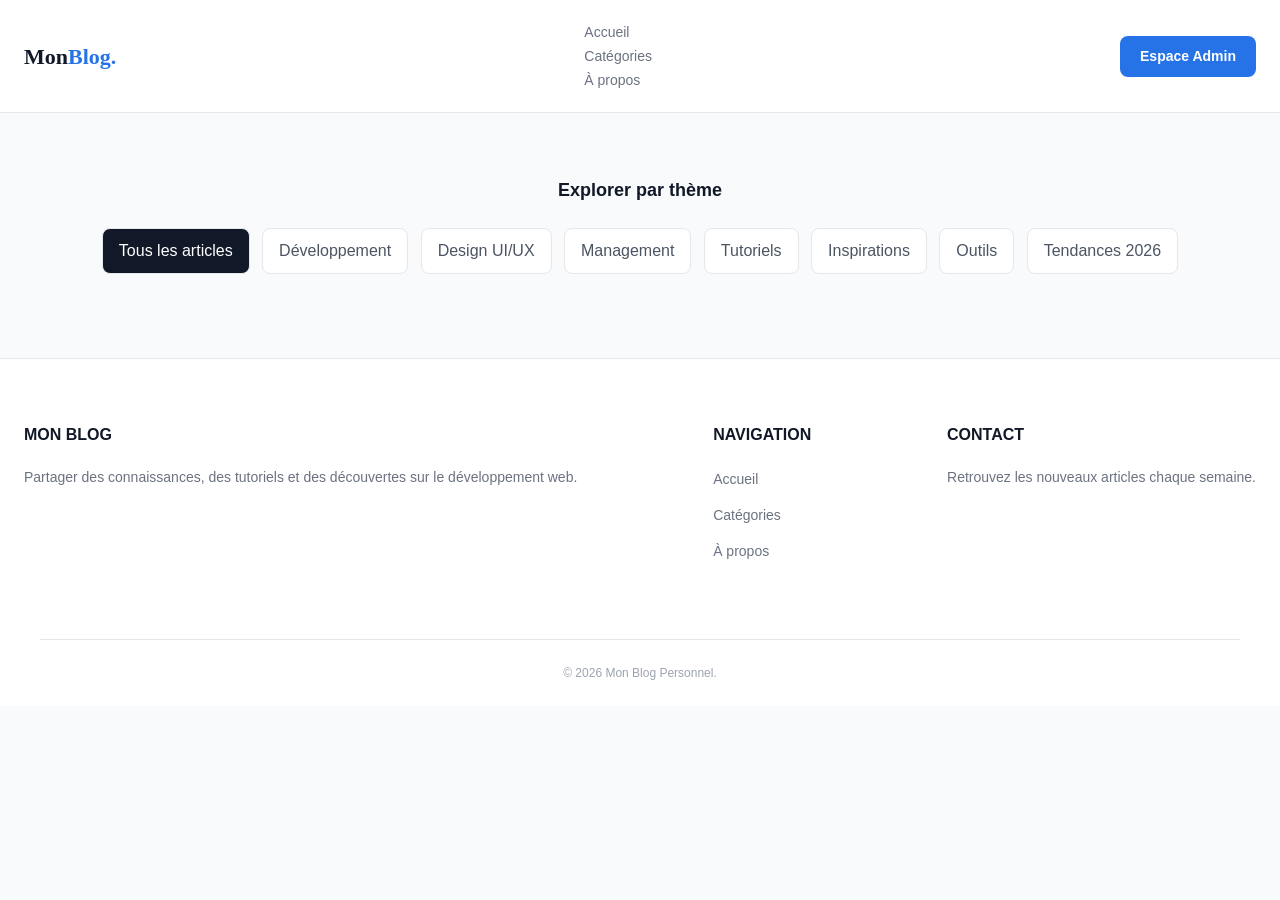
<file: session-3/Tuto 32/index.html>
<!DOCTYPE html>
<html lang="fr">
<head>
    <meta charset="UTF-8">
    <meta name="viewport" content="width=device-width, initial-scale=1.0">
    <title>Mon Blog Personnel - Accueil</title>
    <!-- Chargement des différents fichiers CSS -->
    <link rel="stylesheet" href="css/global.css">
    <link rel="stylesheet" href="css/layout.css">
    <link rel="stylesheet" href="css/components.css">
    <link rel="stylesheet" href="css/pages.css">
</head>
<body>
    <header class="en-tete-site">
        <nav class="barre-navigation">
            <a href="index.html" class="logo">
                <span class="logo-sombre">Mon</span><span class="logo-couleur">Blog.</span>
            </a>
            <ul class="liens-navigation">
                <li><a href="#">Accueil</a></li>
                <li><a href="#">Catégories</a></li>
                <li><a href="#">À propos</a></li>
            </ul>
            <a href="#" class="bouton-principal">Espace Admin</a>
        </nav>
    </header>
    <section class="filtre-categories">
        <h2>Explorer par thème</h2>
        <div class="liste-filtres">
            <a href="#" class="pilule-filtre actif">Tous les articles</a>
            <a href="#" class="pilule-filtre">Développement</a>
            <a href="#" class="pilule-filtre">Design UI/UX</a>
            <a href="#" class="pilule-filtre">Management</a>
            <a href="#" class="pilule-filtre">Tutoriels</a>
            <a href="#" class="pilule-filtre">Inspirations</a>
            <a href="#" class="pilule-filtre">Outils</a>
            <a href="#" class="pilule-filtre">Tendances 2026</a>
        </div>
    </section>
    <footer class="pied-de-page">
        <div class="conteneur-pied-de-page">
            <div class="colonne-pied-de-page">
                <h2>Mon Blog</h2>
                <p>Partager des connaissances, des tutoriels et des découvertes sur le développement web.</p>
            </div>
            <div class="colonne-pied-de-page">
                <h2>Navigation</h2>
                <ul>
                    <li><a href="#">Accueil</a></li>
                    <li><a href="#">Catégories</a></li>
                    <li><a href="#">À propos</a></li>
                </ul>
            </div>
            <div class="colonne-pied-de-page">
                <h2>Contact</h2>
                <p>Retrouvez les nouveaux articles chaque semaine.</p>
            </div>
        </div>
        <div class="bas-pied-de-page">
            <p>&copy; 2026 Mon Blog Personnel.</p>
        </div>
    </footer>
</body>
</html>
</file>
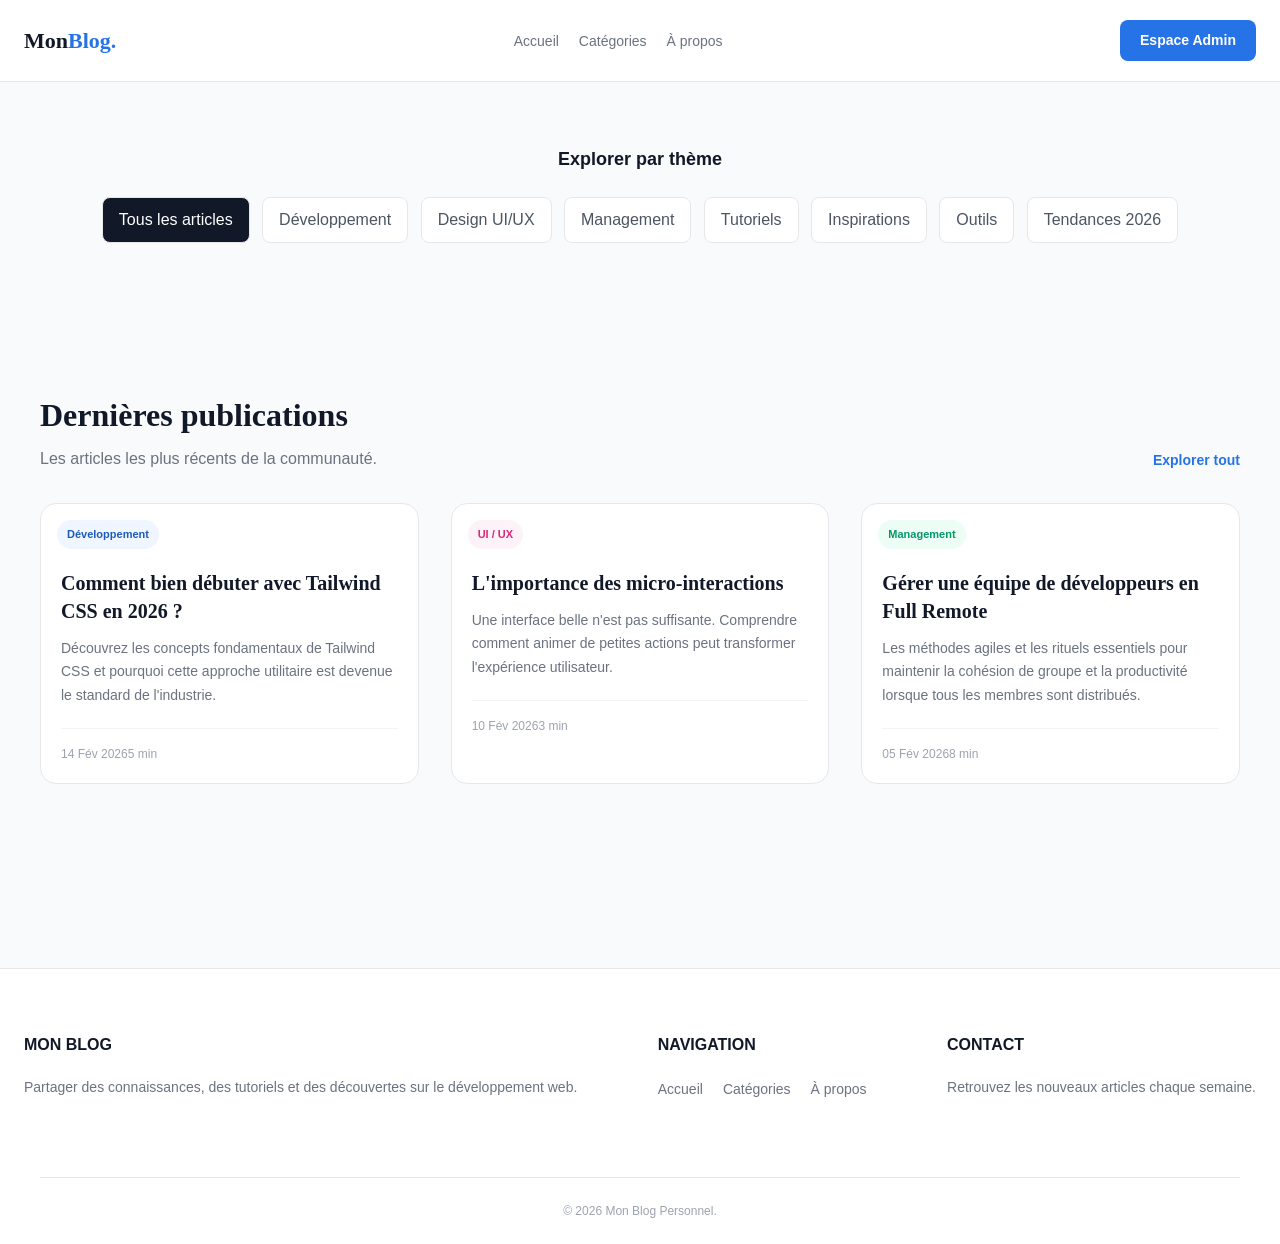
<file: session-3/Tuto 33/index.html>
<!DOCTYPE html>
<html lang="fr">
<head>
    <meta charset="UTF-8">
    <meta name="viewport" content="width=device-width, initial-scale=1.0">
    <title>Mon Blog Personnel - Accueil</title>
    <!-- Chargement des différents fichiers CSS -->
    <link rel="stylesheet" href="css/global.css">
    <link rel="stylesheet" href="css/layout.css">
    <link rel="stylesheet" href="css/components.css">
    <link rel="stylesheet" href="css/pages.css">
</head>
<body>
    <header class="en-tete-site">
        <nav class="barre-navigation">
            <a href="index.html" class="logo">
                <span class="logo-sombre">Mon</span><span class="logo-couleur">Blog.</span>
            </a>
            <ul class="liens-navigation">
                <li><a href="#">Accueil</a></li>
                <li><a href="#">Catégories</a></li>
                <li><a href="#">À propos</a></li>
            </ul>
            <a href="#" class="bouton-principal">Espace Admin</a>
        </nav>
    </header>
    <section class="filtre-categories">
        <h2>Explorer par thème</h2>
        <div class="liste-filtres">
            <a href="#" class="pilule-filtre actif">Tous les articles</a>
            <a href="#" class="pilule-filtre">Développement</a>
            <a href="#" class="pilule-filtre">Design UI/UX</a>
            <a href="#" class="pilule-filtre">Management</a>
            <a href="#" class="pilule-filtre">Tutoriels</a>
            <a href="#" class="pilule-filtre">Inspirations</a>
            <a href="#" class="pilule-filtre">Outils</a>
            <a href="#" class="pilule-filtre">Tendances 2026</a>
        </div>
    </section>
    <section id="articles" class="section-articles">
        <div class="conteneur-articles">
            <div class="entete-liste-articles">
                <div>
                    <h2>Dernières publications</h2>
                    <p>Les articles les plus récents de la communauté.</p>
                </div>
                <a href="#" class="lien-voir-tout">Explorer tout</a>
            </div>

            <div class="grille-articles">
                <div class="carte-article">
                    <span class="etiquette-categorie bleu">Développement</span>
                    <div class="carte-contenu">
                        <h3><a href="#">Comment bien débuter avec Tailwind CSS en 2026 ?</a></h3>
                        <p>Découvrez les concepts fondamentaux de Tailwind CSS et pourquoi cette approche utilitaire est devenue le standard de l'industrie.</p>
                        <div class="carte-meta"><span>14 Fév 2026</span><span>5 min</span></div>
                    </div>
                </div>

                <div class="carte-article">
                    <span class="etiquette-categorie rose">UI / UX</span>
                    <div class="carte-contenu">
                        <h3><a href="#">L'importance des micro-interactions</a></h3>
                        <p>Une interface belle n'est pas suffisante. Comprendre comment animer de petites actions peut transformer l'expérience utilisateur.</p>
                        <div class="carte-meta"><span>10 Fév 2026</span><span>3 min</span></div>
                    </div>
                </div>

                <div class="carte-article">
                    <span class="etiquette-categorie vert">Management</span>
                    <div class="carte-contenu">
                        <h3><a href="#">Gérer une équipe de développeurs en Full Remote</a></h3>
                        <p>Les méthodes agiles et les rituels essentiels pour maintenir la cohésion de groupe et la productivité lorsque tous les membres sont distribués.</p>
                        <div class="carte-meta"><span>05 Fév 2026</span><span>8 min</span></div>
                    </div>
                </div>
            </div>
        </div>
    </section>
    <footer class="pied-de-page">
        <div class="conteneur-pied-de-page">
            <div class="colonne-pied-de-page">
                <h2>Mon Blog</h2>
                <p>Partager des connaissances, des tutoriels et des découvertes sur le développement web.</p>
            </div>
            <div class="colonne-pied-de-page">
                <h2>Navigation</h2>
                <ul>
                    <li><a href="#">Accueil</a></li>
                    <li><a href="#">Catégories</a></li>
                    <li><a href="#">À propos</a></li>
                </ul>
            </div>
            <div class="colonne-pied-de-page">
                <h2>Contact</h2>
                <p>Retrouvez les nouveaux articles chaque semaine.</p>
            </div>
        </div>
        <div class="bas-pied-de-page">
            <p>&copy; 2026 Mon Blog Personnel.</p>
        </div>
    </footer>
</body>
</html>
</file>
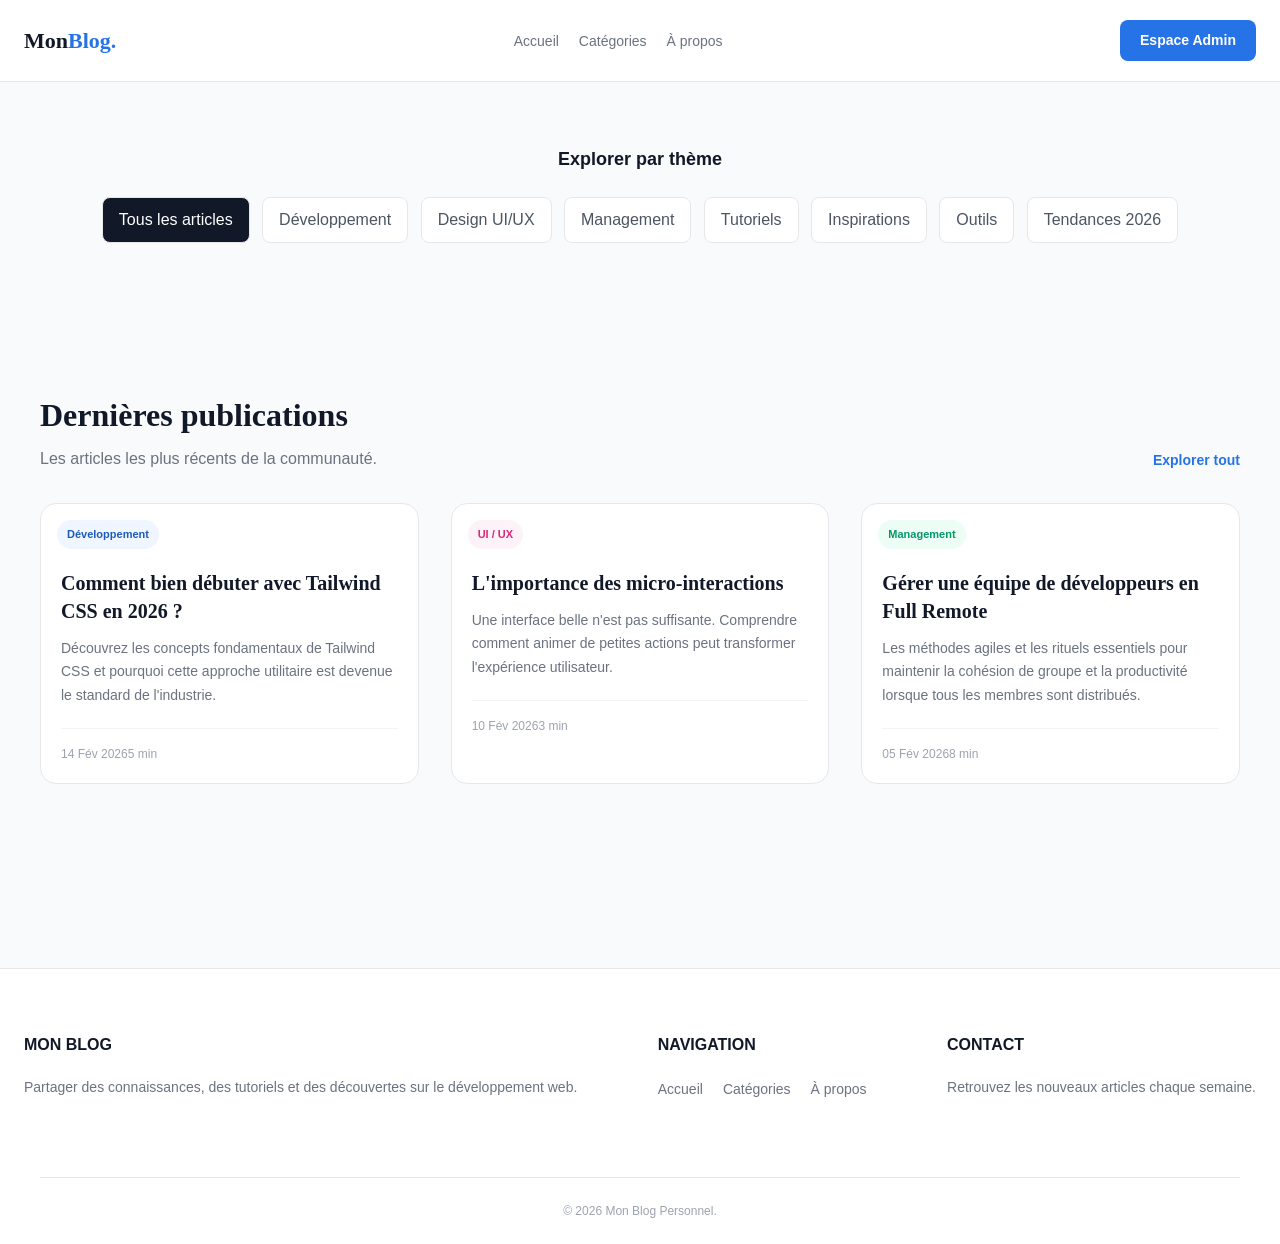
<file: session-3/Tuto 34/index.html>
<!DOCTYPE html>
<html lang="fr">
<head>
    <meta charset="UTF-8">
    <meta name="viewport" content="width=device-width, initial-scale=1.0">
    <title>Mon Blog Personnel - Accueil</title>
    <!-- Chargement des différents fichiers CSS -->
    <link rel="stylesheet" href="css/global.css">
    <link rel="stylesheet" href="css/layout.css">
    <link rel="stylesheet" href="css/components.css">
    <link rel="stylesheet" href="css/pages.css">
</head>
<body>
    <header class="en-tete-site">
        <nav class="barre-navigation">
            <a href="index.html" class="logo">
                <span class="logo-sombre">Mon</span><span class="logo-couleur">Blog.</span>
            </a>
            <ul class="liens-navigation">
                <li><a href="#">Accueil</a></li>
                <li><a href="#">Catégories</a></li>
                <li><a href="#">À propos</a></li>
            </ul>
            <a href="#" class="bouton-principal">Espace Admin</a>
        </nav>
    </header>
    <section class="filtre-categories">
        <h2>Explorer par thème</h2>
        <div class="liste-filtres">
            <a href="#" class="pilule-filtre actif">Tous les articles</a>
            <a href="#" class="pilule-filtre">Développement</a>
            <a href="#" class="pilule-filtre">Design UI/UX</a>
            <a href="#" class="pilule-filtre">Management</a>
            <a href="#" class="pilule-filtre">Tutoriels</a>
            <a href="#" class="pilule-filtre">Inspirations</a>
            <a href="#" class="pilule-filtre">Outils</a>
            <a href="#" class="pilule-filtre">Tendances 2026</a>
        </div>
    </section>
    <section id="articles" class="section-articles">
        <div class="conteneur-articles">
            <div class="entete-liste-articles">
                <div>
                    <h2>Dernières publications</h2>
                    <p>Les articles les plus récents de la communauté.</p>
                </div>
                <a href="#" class="lien-voir-tout">Explorer tout</a>
            </div>

            <div class="grille-articles">
                <div class="carte-article">
                    <span class="etiquette-categorie bleu">Développement</span>
                    <div class="carte-contenu">
                        <h3><a href="#">Comment bien débuter avec Tailwind CSS en 2026 ?</a></h3>
                        <p>Découvrez les concepts fondamentaux de Tailwind CSS et pourquoi cette approche utilitaire est devenue le standard de l'industrie.</p>
                        <div class="carte-meta"><span>14 Fév 2026</span><span>5 min</span></div>
                    </div>
                </div>

                <div class="carte-article">
                    <span class="etiquette-categorie rose">UI / UX</span>
                    <div class="carte-contenu">
                        <h3><a href="#">L'importance des micro-interactions</a></h3>
                        <p>Une interface belle n'est pas suffisante. Comprendre comment animer de petites actions peut transformer l'expérience utilisateur.</p>
                        <div class="carte-meta"><span>10 Fév 2026</span><span>3 min</span></div>
                    </div>
                </div>

                <div class="carte-article">
                    <span class="etiquette-categorie vert">Management</span>
                    <div class="carte-contenu">
                        <h3><a href="#">Gérer une équipe de développeurs en Full Remote</a></h3>
                        <p>Les méthodes agiles et les rituels essentiels pour maintenir la cohésion de groupe et la productivité lorsque tous les membres sont distribués.</p>
                        <div class="carte-meta"><span>05 Fév 2026</span><span>8 min</span></div>
                    </div>
                </div>
            </div>
        </div>
    </section>
    
    <footer class="pied-de-page">
        <div class="conteneur-pied-de-page">
            <div class="colonne-pied-de-page">
                <h2>Mon Blog</h2>
                <p>Partager des connaissances, des tutoriels et des découvertes sur le développement web.</p>
            </div>
            <div class="colonne-pied-de-page">
                <h2>Navigation</h2>
                <ul>
                    <li><a href="#">Accueil</a></li>
                    <li><a href="#">Catégories</a></li>
                    <li><a href="#">À propos</a></li>
                </ul>
            </div>
            <div class="colonne-pied-de-page">
                <h2>Contact</h2>
                <p>Retrouvez les nouveaux articles chaque semaine.</p>
            </div>
        </div>
        <div class="bas-pied-de-page">
            <p>&copy; 2026 Mon Blog Personnel.</p>
        </div>
    </footer>
</body>
</html>
</file>
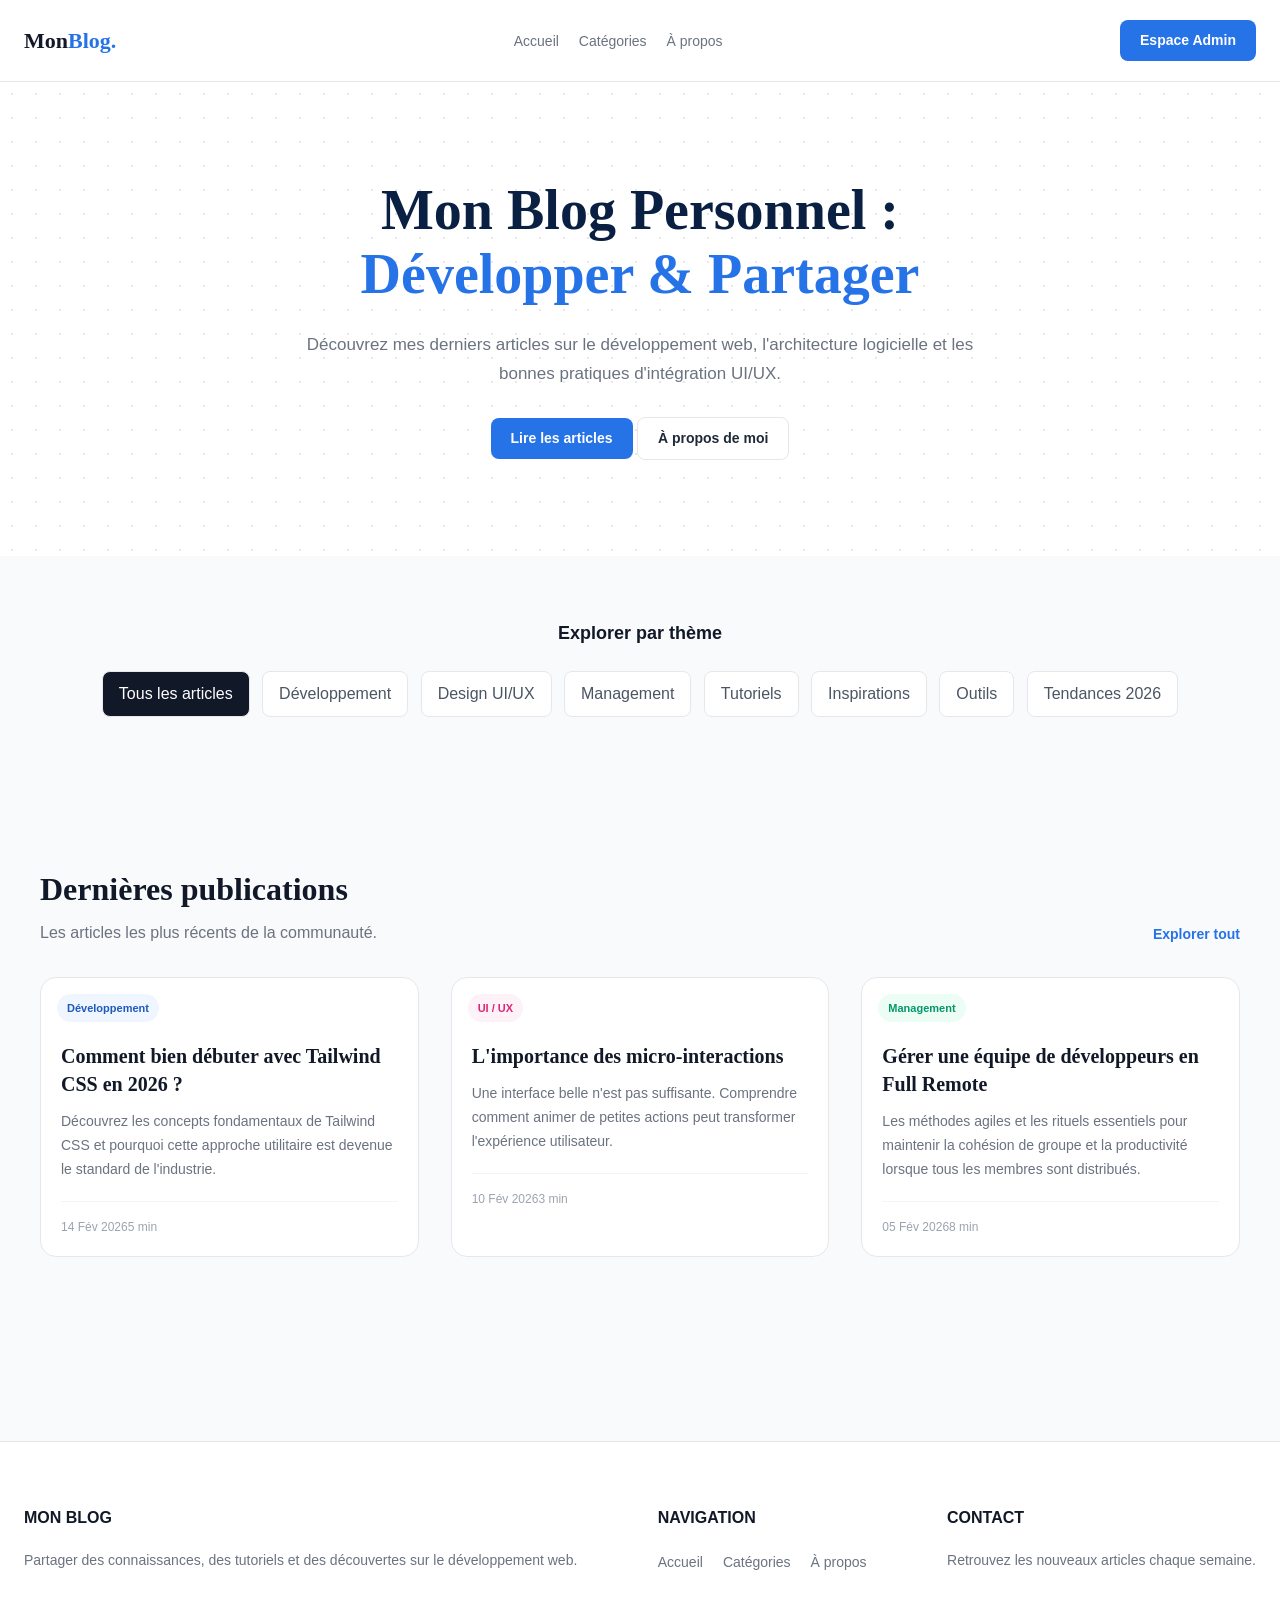
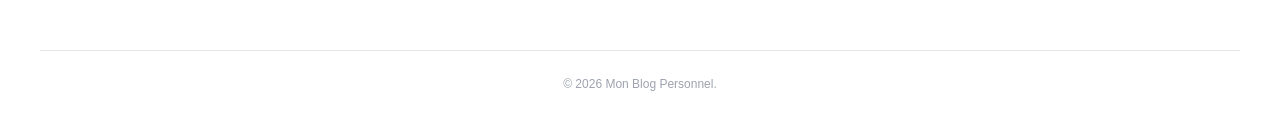
<file: session-3/Tuto 35/index.html>
<!DOCTYPE html>
<html lang="fr">
<head>
    <meta charset="UTF-8">
    <meta name="viewport" content="width=device-width, initial-scale=1.0">
    <title>Mon Blog Personnel - Accueil</title>
    <!-- Chargement des différents fichiers CSS -->
    <link rel="stylesheet" href="css/global.css">
    <link rel="stylesheet" href="css/layout.css">
    <link rel="stylesheet" href="css/components.css">
    <link rel="stylesheet" href="css/pages.css">
</head>
<body>
    <header class="en-tete-site">
        <nav class="barre-navigation">
            <a href="index.html" class="logo">
                <span class="logo-sombre">Mon</span><span class="logo-couleur">Blog.</span>
            </a>
            <ul class="liens-navigation">
                <li><a href="#">Accueil</a></li>
                <li><a href="#">Catégories</a></li>
                <li><a href="#">À propos</a></li>
            </ul>
            <a href="#" class="bouton-principal">Espace Admin</a>
        </nav>
    </header>
    <section class="banniere-accueil">
        <h1>Mon Blog Personnel :<br><span>Développer &amp; Partager</span></h1>
        <p>Découvrez mes derniers articles sur le développement web, l'architecture logicielle et les bonnes pratiques d'intégration UI/UX.</p>
        <div class="actions-banniere">
            <a href="#articles" class="bouton-principal">Lire les articles</a>
            <a href="#" class="bouton-secondaire">À propos de moi</a>
        </div>
    </section>
    <section class="filtre-categories">
        <h2>Explorer par thème</h2>
        <div class="liste-filtres">
            <a href="#" class="pilule-filtre actif">Tous les articles</a>
            <a href="#" class="pilule-filtre">Développement</a>
            <a href="#" class="pilule-filtre">Design UI/UX</a>
            <a href="#" class="pilule-filtre">Management</a>
            <a href="#" class="pilule-filtre">Tutoriels</a>
            <a href="#" class="pilule-filtre">Inspirations</a>
            <a href="#" class="pilule-filtre">Outils</a>
            <a href="#" class="pilule-filtre">Tendances 2026</a>
        </div>
    </section>
    <section id="articles" class="section-articles">
        <div class="conteneur-articles">
            <div class="entete-liste-articles">
                <div>
                    <h2>Dernières publications</h2>
                    <p>Les articles les plus récents de la communauté.</p>
                </div>
                <a href="#" class="lien-voir-tout">Explorer tout</a>
            </div>

            <div class="grille-articles">
                <div class="carte-article">
                    <span class="etiquette-categorie bleu">Développement</span>
                    <div class="carte-contenu">
                        <h3><a href="#">Comment bien débuter avec Tailwind CSS en 2026 ?</a></h3>
                        <p>Découvrez les concepts fondamentaux de Tailwind CSS et pourquoi cette approche utilitaire est devenue le standard de l'industrie.</p>
                        <div class="carte-meta"><span>14 Fév 2026</span><span>5 min</span></div>
                    </div>
                </div>

                <div class="carte-article">
                    <span class="etiquette-categorie rose">UI / UX</span>
                    <div class="carte-contenu">
                        <h3><a href="#">L'importance des micro-interactions</a></h3>
                        <p>Une interface belle n'est pas suffisante. Comprendre comment animer de petites actions peut transformer l'expérience utilisateur.</p>
                        <div class="carte-meta"><span>10 Fév 2026</span><span>3 min</span></div>
                    </div>
                </div>

                <div class="carte-article">
                    <span class="etiquette-categorie vert">Management</span>
                    <div class="carte-contenu">
                        <h3><a href="#">Gérer une équipe de développeurs en Full Remote</a></h3>
                        <p>Les méthodes agiles et les rituels essentiels pour maintenir la cohésion de groupe et la productivité lorsque tous les membres sont distribués.</p>
                        <div class="carte-meta"><span>05 Fév 2026</span><span>8 min</span></div>
                    </div>
                </div>
            </div>
        </div>
    </section>
    
    <footer class="pied-de-page">
        <div class="conteneur-pied-de-page">
            <div class="colonne-pied-de-page">
                <h2>Mon Blog</h2>
                <p>Partager des connaissances, des tutoriels et des découvertes sur le développement web.</p>
            </div>
            <div class="colonne-pied-de-page">
                <h2>Navigation</h2>
                <ul>
                    <li><a href="#">Accueil</a></li>
                    <li><a href="#">Catégories</a></li>
                    <li><a href="#">À propos</a></li>
                </ul>
            </div>
            <div class="colonne-pied-de-page">
                <h2>Contact</h2>
                <p>Retrouvez les nouveaux articles chaque semaine.</p>
            </div>
        </div>
        <div class="bas-pied-de-page">
            <p>&copy; 2026 Mon Blog Personnel.</p>
        </div>
    </footer>
</body>
</html>
</file>
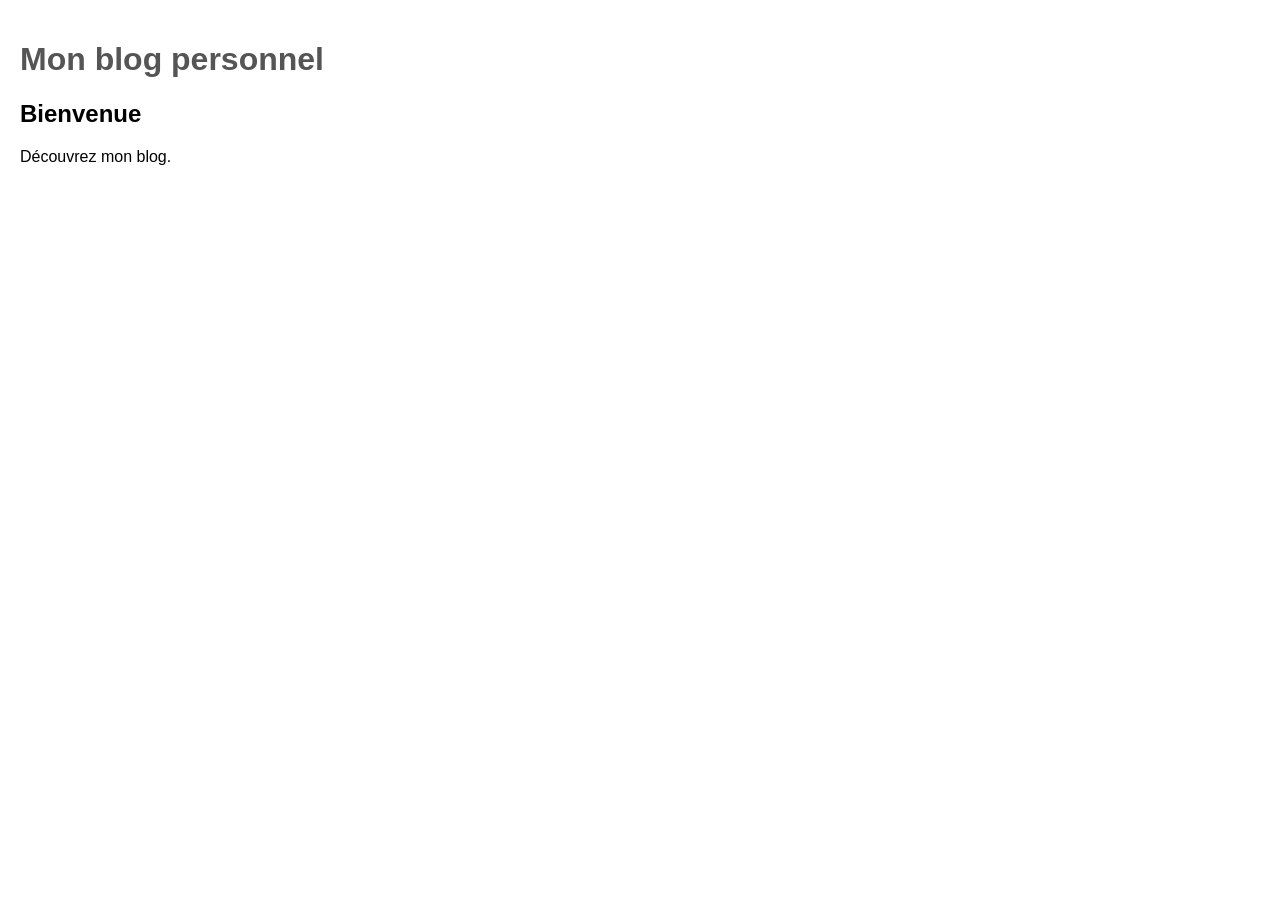
<file: session-3/Tuto 36/index.html>
<!DOCTYPE html>
<html lang="fr">
<head>
    <meta charset="UTF-8">
    <title>Mon blog</title>
    <link rel="stylesheet" href="style.css">
</head>
<body>
    <header>
        <h1>Mon blog personnel</h1>
    </header>
    <main>
        <h2>Bienvenue</h2>
        <p>Découvrez mon blog.</p>
    </main>
</body>
</html>
</file>
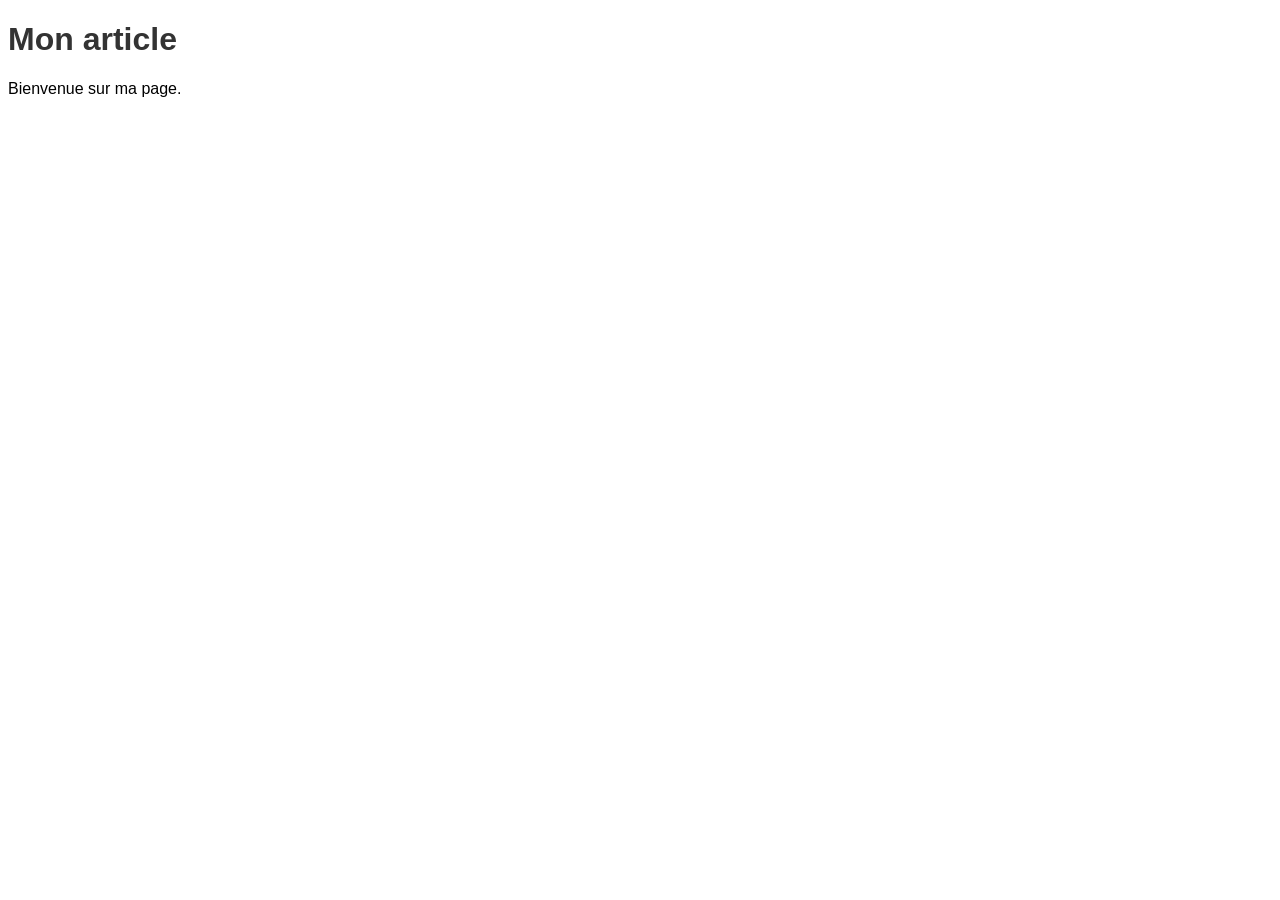
<file: session-3/Tuto 16/T.125.111/index.html>
<!DOCTYPE html>
<html lang="fr">
<head>
    <meta charset="UTF-8">
    <title>Mon article</title>
    <link rel="stylesheet" href="style.css">
    <script src="script.js" defer></script>
</head>
<body>
    <h1>Mon article</h1>
    <p>Bienvenue sur ma page.</p>

</body>
</html>
</file>
<file: session-3/Tuto 32/css/global.css>
body { margin: 0; color: #1f2937; background: #f9fafb; font-family: Arial, sans-serif; line-height: 1.5; }
a { color: inherit; text-decoration: none; }
ul { list-style: none; padding: 0; margin: 0; }
</file>
<file: session-3/Tuto 32/css/layout.css>
.en-tete-site { padding: 20px 24px; background: white; border-bottom: 1px solid #e5e7eb; }
.logo { font-family: Georgia, serif; font-size: 22px; font-weight: 900; }
.logo-sombre { color: #111827; }
.logo-couleur { color: #2673e8; }
.liens-navigation a { color: #6b7280; font-size: 14px; font-weight: 500; }
.barre-navigation{ display: flex;}
.pied-de-page { margin-top: 80px; padding: 64px 24px 24px; background: white; border-top: 1px solid #e5e7eb; }
.colonne-pied-de-page h2 { margin: 0 0 20px; color: #111827; font-size: 16px; text-transform: uppercase; }
.colonne-pied-de-page p, .colonne-pied-de-page a { color: #6b7280; font-size: 14px; }
.colonne-pied-de-page li { margin-bottom: 12px; }
.bas-pied-de-page { max-width: 1200px; margin: 64px auto 0; padding-top: 24px; text-align: center; border-top: 1px solid #e5e7eb; }
.bas-pied-de-page p { margin: 0; color: #9ca3af; font-size: 12px; }
.conteneur-pied-de-page{ display: flex; flex-direction: row;}
.barre-navigation{ justify-content: space-between; align-items: center;}
.conteneur-pied-de-page{ justify-content: space-between;}
</file>
<file: session-3/Tuto 32/css/components.css>
.bouton-principal { display: inline-block; padding: 10px 20px; color: white; background: #2673e8; border-radius: 8px; font-size: 14px; font-weight: 600; text-align: center; }
.pilule-filtre { display: inline-block; padding: 10px 16px; margin: 4px; color: #4b5563; background: white; border: 1px solid #e5e7eb; border-radius: 8px; }
.pilule-filtre.actif { color: white; background: #111827; }
</file>
<file: session-3/Tuto 32/css/pages.css>
.filtre-categories { margin: 64px 24px; text-align: center; }
.filtre-categories h2 { margin: 0 0 20px; color: #111827; font-size: 18px; }
</file>
<file: session-3/Tuto 33/css/global.css>
body { margin: 0; color: #1f2937; background: #f9fafb; font-family: Arial, sans-serif; line-height: 1.5; }
a { color: inherit; text-decoration: none; }
ul { list-style: none; padding: 0; margin: 0; }
</file>
<file: session-3/Tuto 33/css/layout.css>
.en-tete-site { padding: 20px 24px; background: white; border-bottom: 1px solid #e5e7eb; }
.logo { font-family: Georgia, serif; font-size: 22px; font-weight: 900; }
.logo-sombre { color: #111827; }
.logo-couleur { color: #2673e8; }
.lien-navigation { display: flex; gap: 24px;}
.liens-navigation a { color: #6b7280; font-size: 14px; font-weight: 500; }
.barre-navigation{ display: flex;}
.pied-de-page { margin-top: 80px; padding: 64px 24px 24px; background: white; border-top: 1px solid #e5e7eb; }
.colonne-pied-de-page h2 { margin: 0 0 20px; color: #111827; font-size: 16px; text-transform: uppercase; }
.colonne-pied-de-page p, .colonne-pied-de-page a { color: #6b7280; font-size: 14px; }
.colonne-pied-de-page li { margin-bottom: 12px; }
.bas-pied-de-page { max-width: 1200px; margin: 64px auto 0; padding-top: 24px; text-align: center; border-top: 1px solid #e5e7eb; }
.bas-pied-de-page p { margin: 0; color: #9ca3af; font-size: 12px; }
.conteneur-pied-de-page{ display: flex; flex-direction: row; column-gap: 48px;}
.barre-navigation{ justify-content: space-between; align-items: center; display: flex;}
.conteneur-pied-de-page{ justify-content: space-between;}


ul
{
    display: flex;
    justify-content: space-between;
    gap :20px;
}
</file>
<file: session-3/Tuto 33/css/components.css>
.bouton-principal { display: inline-block; padding: 10px 20px; color: white; background: #2673e8; border-radius: 8px; font-size: 14px; font-weight: 600; text-align: center; }
.pilule-filtre { display: inline-block; padding: 10px 16px; margin: 4px; color: #4b5563; background: white; border: 1px solid #e5e7eb; border-radius: 8px; }
.pilule-filtre.actif { color: white; background: #111827; }
.carte-article { overflow: hidden; background: white; border: 1px solid #e5e7eb; border-radius: 16px; margin-bottom: 24px; }
.carte-contenu { padding: 20px; }
.carte-contenu h3 { margin: 0; color: #111827; font-family: Georgia, serif; font-size: 20px; line-height: 1.4; }
.carte-contenu p { margin: 12px 0; color: #6b7280; font-size: 14px; line-height: 1.7; }
.carte-meta { margin-top: 20px; padding-top: 16px; color: #9ca3af; font-size: 12px; border-top: 1px solid #f3f4f6; }
.etiquette-categorie { display: inline-block; margin: 16px 16px 0; padding: 6px 10px; font-size: 11px; font-weight: 700; background: #f0f6ff; border-radius: 99px; }
.etiquette-categorie.bleu { color: #1c5bba; }
.etiquette-categorie.rose { color: #db2777; background: #fdf2f8; }
.etiquette-categorie.vert { color: #059669; background: #ecfdf5; }
.carte-article{ flex: 1;}
</file>
<file: session-3/Tuto 33/css/pages.css>
.filtre-categories { margin: 64px 24px; text-align: center; }
.filtre-categories h2 { margin: 0 0 20px; color: #111827; font-size: 18px; }
.section-articles { padding: 80px 24px; }
.conteneur-articles { max-width: 1200px; margin: 0 auto; }
.entete-liste-articles { margin-bottom: 32px; display: flex; justify-content: space-between; align-items: flex-end; }
.entete-liste-articles h2 { margin: 0; color: #111827; font-family: Georgia, serif; font-size: 32px; }
.entete-liste-articles p { margin: 8px 0 0; color: #6b7280; }
.lien-voir-tout { color: #2673e8; font-size: 14px; font-weight: 600; }
.grille-articles { display: flex; gap: 32px; }
</file>
<file: session-3/Tuto 34/css/global.css>
body { margin: 0; color: #1f2937; background: #f9fafb; font-family: Arial, sans-serif; line-height: 1.5; }
a { color: inherit; text-decoration: none; }
ul { list-style: none; padding: 0; margin: 0; }
</file>
<file: session-3/Tuto 34/css/layout.css>
.en-tete-site { padding: 20px 24px; background: white; border-bottom: 1px solid #e5e7eb; }
.logo { font-family: Georgia, serif; font-size: 22px; font-weight: 900; }
.logo-sombre { color: #111827; }
.logo-couleur { color: #2673e8; }
.liens-navigation a { color: #6b7280; font-size: 14px; font-weight: 500; }
.barre-navigation{ display: flex;}
.pied-de-page { margin-top: 80px; padding: 64px 24px 24px; background: white; border-top: 1px solid #e5e7eb; }
.colonne-pied-de-page h2 { margin: 0 0 20px; color: #111827; font-size: 16px; text-transform: uppercase; }
.colonne-pied-de-page p, .colonne-pied-de-page a { color: #6b7280; font-size: 14px; }
.colonne-pied-de-page li { margin-bottom: 12px; }
.bas-pied-de-page { max-width: 1200px; margin: 64px auto 0; padding-top: 24px; text-align: center; border-top: 1px solid #e5e7eb; }
.bas-pied-de-page p { margin: 0; color: #9ca3af; font-size: 12px; }
.conteneur-pied-de-page{ display: flex; flex-direction: row;}
.barre-navigation{ justify-content: space-between; align-items: center;}
.conteneur-pied-de-page{ justify-content: space-between;}

ul
{
    display: flex;
    justify-content: space-between;
    gap :20px;
}
</file>
<file: session-3/Tuto 34/css/components.css>
.bouton-principal { display: inline-block; padding: 10px 20px; color: white; background: #2673e8; border-radius: 8px; font-size: 14px; font-weight: 600; text-align: center; }
.pilule-filtre { display: inline-block; padding: 10px 16px; margin: 4px; color: #4b5563; background: white; border: 1px solid #e5e7eb; border-radius: 8px; }
.pilule-filtre.actif { color: white; background: #111827; }
.carte-article { overflow: hidden; background: white; border: 1px solid #e5e7eb; border-radius: 16px; margin-bottom: 24px; }
.carte-contenu { padding: 20px; }
.carte-contenu h3 { margin: 0; color: #111827; font-family: Georgia, serif; font-size: 20px; line-height: 1.4; }
.carte-contenu p { margin: 12px 0; color: #6b7280; font-size: 14px; line-height: 1.7; }
.carte-meta { margin-top: 20px; padding-top: 16px; color: #9ca3af; font-size: 12px; border-top: 1px solid #f3f4f6; }
.etiquette-categorie { display: inline-block; margin: 16px 16px 0; padding: 6px 10px; font-size: 11px; font-weight: 700; background: #f0f6ff; border-radius: 99px; }
.etiquette-categorie.bleu { color: #1c5bba; }
.etiquette-categorie.rose { color: #db2777; background: #fdf2f8; }
.etiquette-categorie.vert { color: #059669; background: #ecfdf5; }
.carte-article{ flex: 1;}
</file>
<file: session-3/Tuto 34/css/pages.css>
.filtre-categories { margin: 64px 24px; text-align: center; }
.filtre-categories h2 { margin: 0 0 20px; color: #111827; font-size: 18px; }
.section-articles { padding: 80px 24px; }
.conteneur-articles { max-width: 1200px; margin: 0 auto; }
.entete-liste-articles { margin-bottom: 32px; display: flex; justify-content: space-between; align-items: flex-end; }
.entete-liste-articles h2 { margin: 0; color: #111827; font-family: Georgia, serif; font-size: 32px; }
.entete-liste-articles p { margin: 8px 0 0; color: #6b7280; }
.lien-voir-tout { color: #2673e8; font-size: 14px; font-weight: 600; }
.grille-articles { display: flex; gap: 32px; }
.section-articles { padding: 80px 24px; }
.conteneur-articles { max-width: 1200px; margin: 0 auto; }
.entete-liste-articles { margin-bottom: 32px; display: flex; justify-content: space-between; align-items: flex-end; }
.entete-liste-articles h2 { margin: 0; color: #111827; font-family: Georgia, serif; font-size: 32px; }
.entete-liste-articles p { margin: 8px 0 0; color: #6b7280; }
.lien-voir-tout { color: #2673e8; font-size: 14px; font-weight: 600; }
.grille-articles { display: flex; gap: 32px; }
</file>
<file: session-3/Tuto 35/css/global.css>
body { margin: 0; color: #1f2937; background: #f9fafb; font-family: Arial, sans-serif; line-height: 1.5; }
a { color: inherit; text-decoration: none; }
ul { list-style: none; padding: 0; margin: 0; }
</file>
<file: session-3/Tuto 35/css/layout.css>
.en-tete-site { padding: 20px 24px; background: white; border-bottom: 1px solid #e5e7eb; }
.logo { font-family: Georgia, serif; font-size: 22px; font-weight: 900; }
.logo-sombre { color: #111827; }
.logo-couleur { color: #2673e8; }
.liens-navigation a { color: #6b7280; font-size: 14px; font-weight: 500; }
.barre-navigation{ display: flex; }
.pied-de-page { margin-top: 80px; padding: 64px 24px 24px; background: white; border-top: 1px solid #e5e7eb; }
.colonne-pied-de-page h2 { margin: 0 0 20px; color: #111827; font-size: 16px; text-transform: uppercase; }
.colonne-pied-de-page p, .colonne-pied-de-page a { color: #6b7280; font-size: 14px; }
.colonne-pied-de-page li { margin-bottom: 12px; }
.bas-pied-de-page { max-width: 1200px; margin: 64px auto 0; padding-top: 24px; text-align: center; border-top: 1px solid #e5e7eb; }
.bas-pied-de-page p { margin: 0; color: #9ca3af; font-size: 12px; }
.conteneur-pied-de-page{ display: flex; flex-direction: row;}
.barre-navigation{ justify-content: space-between; align-items: center;}
.conteneur-pied-de-page{ justify-content: space-between; }

ul
{
    display: flex;
    justify-content: space-between;
    gap :20px;
}
</file>
<file: session-3/Tuto 35/css/components.css>
.bouton-principal { display: inline-block; padding: 10px 20px; color: white; background: #2673e8; border-radius: 8px; font-size: 14px; font-weight: 600; text-align: center; }
.pilule-filtre { display: inline-block; padding: 10px 16px; margin: 4px; color: #4b5563; background: white; border: 1px solid #e5e7eb; border-radius: 8px; }
.pilule-filtre.actif { color: white; background: #111827; }
.carte-article { overflow: hidden; background: white; border: 1px solid #e5e7eb; border-radius: 16px; margin-bottom: 24px; }
.carte-contenu { padding: 20px; }
.carte-contenu h3 { margin: 0; color: #111827; font-family: Georgia, serif; font-size: 20px; line-height: 1.4; }
.carte-contenu p { margin: 12px 0; color: #6b7280; font-size: 14px; line-height: 1.7; }
.carte-meta { margin-top: 20px; padding-top: 16px; color: #9ca3af; font-size: 12px; border-top: 1px solid #f3f4f6; }
.etiquette-categorie { display: inline-block; margin: 16px 16px 0; padding: 6px 10px; font-size: 11px; font-weight: 700; background: #f0f6ff; border-radius: 99px; }
.etiquette-categorie.bleu { color: #1c5bba; }
.etiquette-categorie.rose { color: #db2777; background: #fdf2f8; }
.etiquette-categorie.vert { color: #059669; background: #ecfdf5; }
.carte-article{ flex: 1;}
.bouton-secondaire { display: inline-block; padding: 10px 20px; color: #1f2937; background: white; border: 1px solid #e5e7eb; border-radius: 8px; font-size: 14px; font-weight: 600; text-align: center; }
</file>
<file: session-3/Tuto 35/css/pages.css>
.filtre-categories { margin: 64px 24px; text-align: center; }
.filtre-categories h2 { margin: 0 0 20px; color: #111827; font-size: 18px; }
.section-articles { padding: 80px 24px; }
.conteneur-articles { max-width: 1200px; margin: 0 auto; }
.entete-liste-articles { margin-bottom: 32px; display: flex; justify-content: space-between; align-items: flex-end; }
.entete-liste-articles h2 { margin: 0; color: #111827; font-family: Georgia, serif; font-size: 32px; }
.entete-liste-articles p { margin: 8px 0 0; color: #6b7280; }
.lien-voir-tout { color: #2673e8; font-size: 14px; font-weight: 600; }
.grille-articles { display: flex; gap: 32px; }
.section-articles { padding: 80px 24px; }
.conteneur-articles { max-width: 1200px; margin: 0 auto; }
.entete-liste-articles { margin-bottom: 32px; display: flex; justify-content: space-between; align-items: flex-end; }
.entete-liste-articles h2 { margin: 0; color: #111827; font-family: Georgia, serif; font-size: 32px; }
.entete-liste-articles p { margin: 8px 0 0; color: #6b7280; }
.lien-voir-tout { color: #2673e8; font-size: 14px; font-weight: 600; }
.grille-articles { display: flex; gap: 32px; }
.banniere-accueil { padding: 96px 24px; text-align: center; background: #ffffff; background-image: radial-gradient(#e5e7eb 1px, transparent 1px); background-size: 24px 24px; }
.banniere-accueil h1 { max-width: 850px; margin: 0 auto; color: #0a2042; font-family: Georgia, serif; font-size: 56px; font-weight: 900; line-height: 1.15; }
.banniere-accueil h1 span { color: #2673e8; }
.banniere-accueil p { max-width: 680px; margin: 24px auto 0; color: #6b7280; font-size: 17px; line-height: 1.7; }
.actions-banniere { margin-top: 28px; }
</file>
<file: session-3/Tuto 36/style.css>
body {
    font-family: Arial, sans-serif;
    margin: 0;
    padding: 20px;
}
header {
    margin-bottom: 20px;
}
h1 {
    color: #555;
}
</file>
<file: session-3/Tuto 16/T.125.111/style.css>
body { font-family: Arial, sans-serif; }
h1 { color: #333; }
</file>
